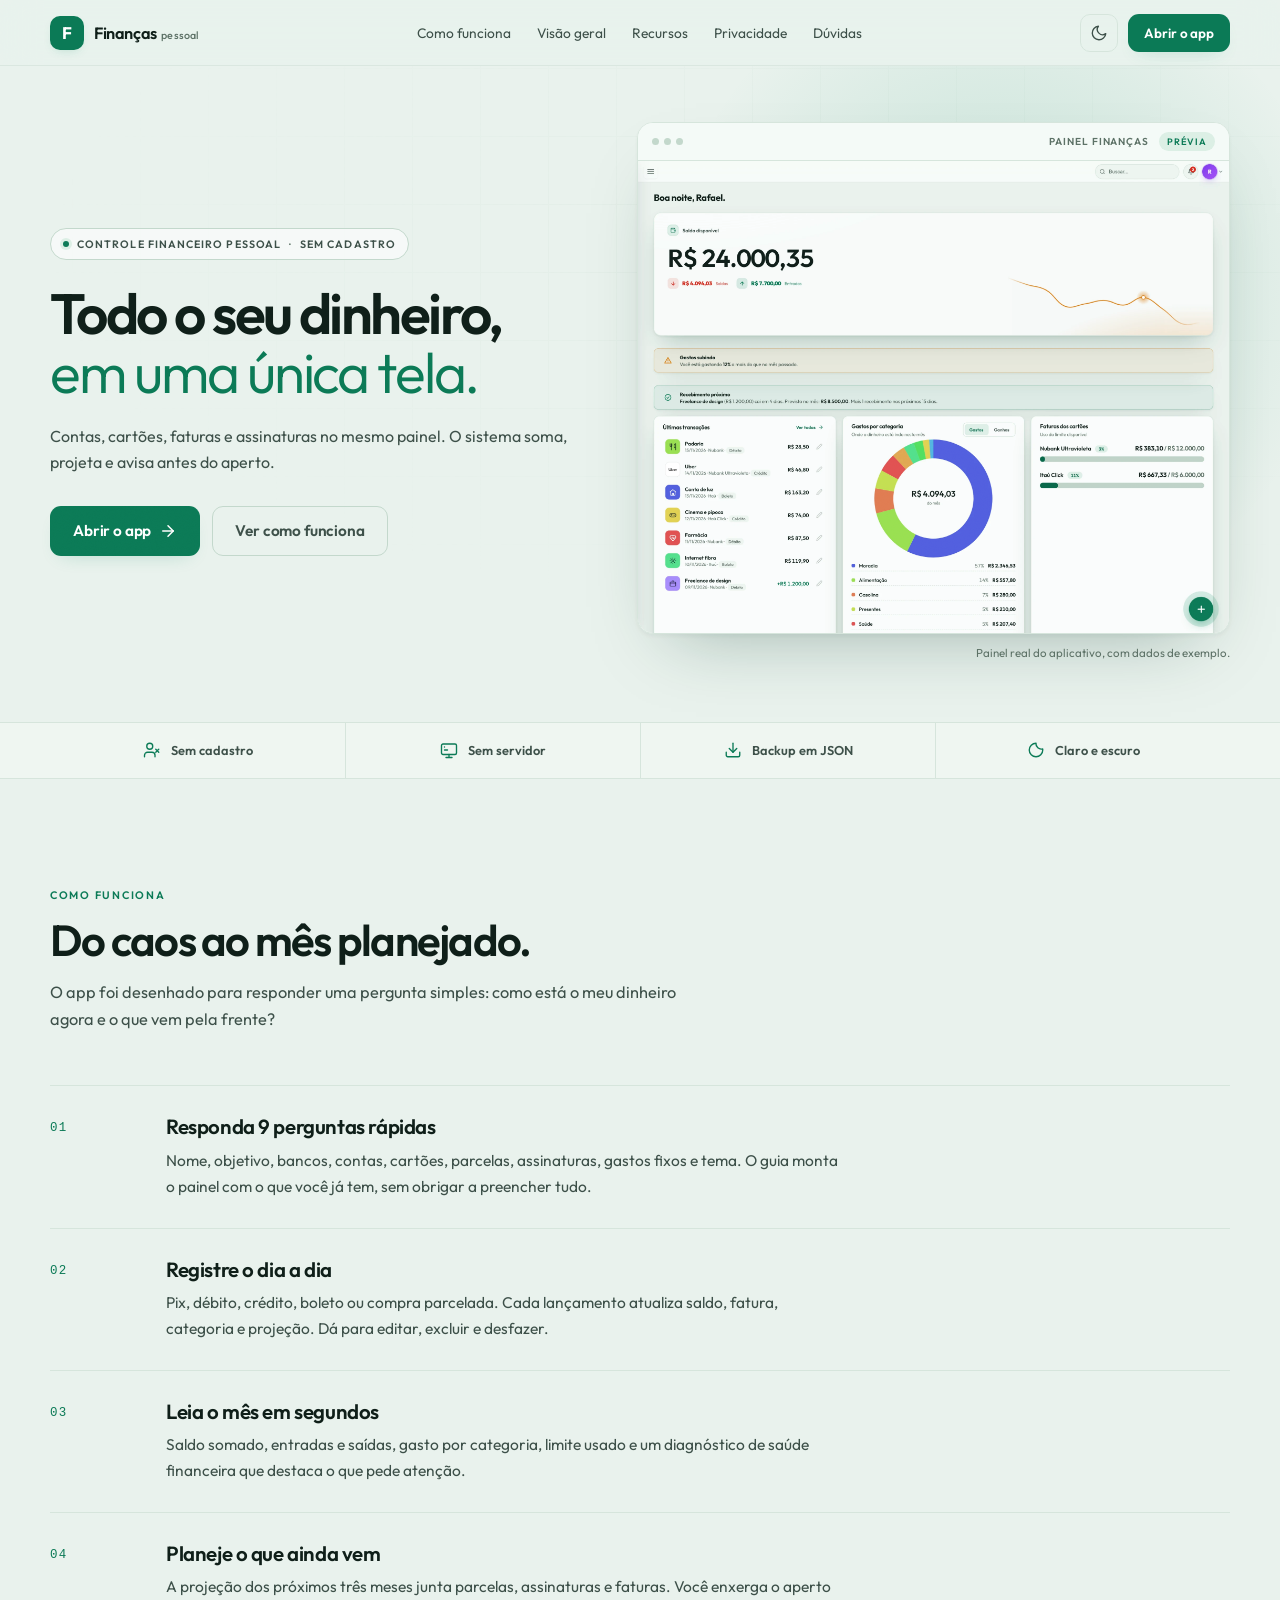
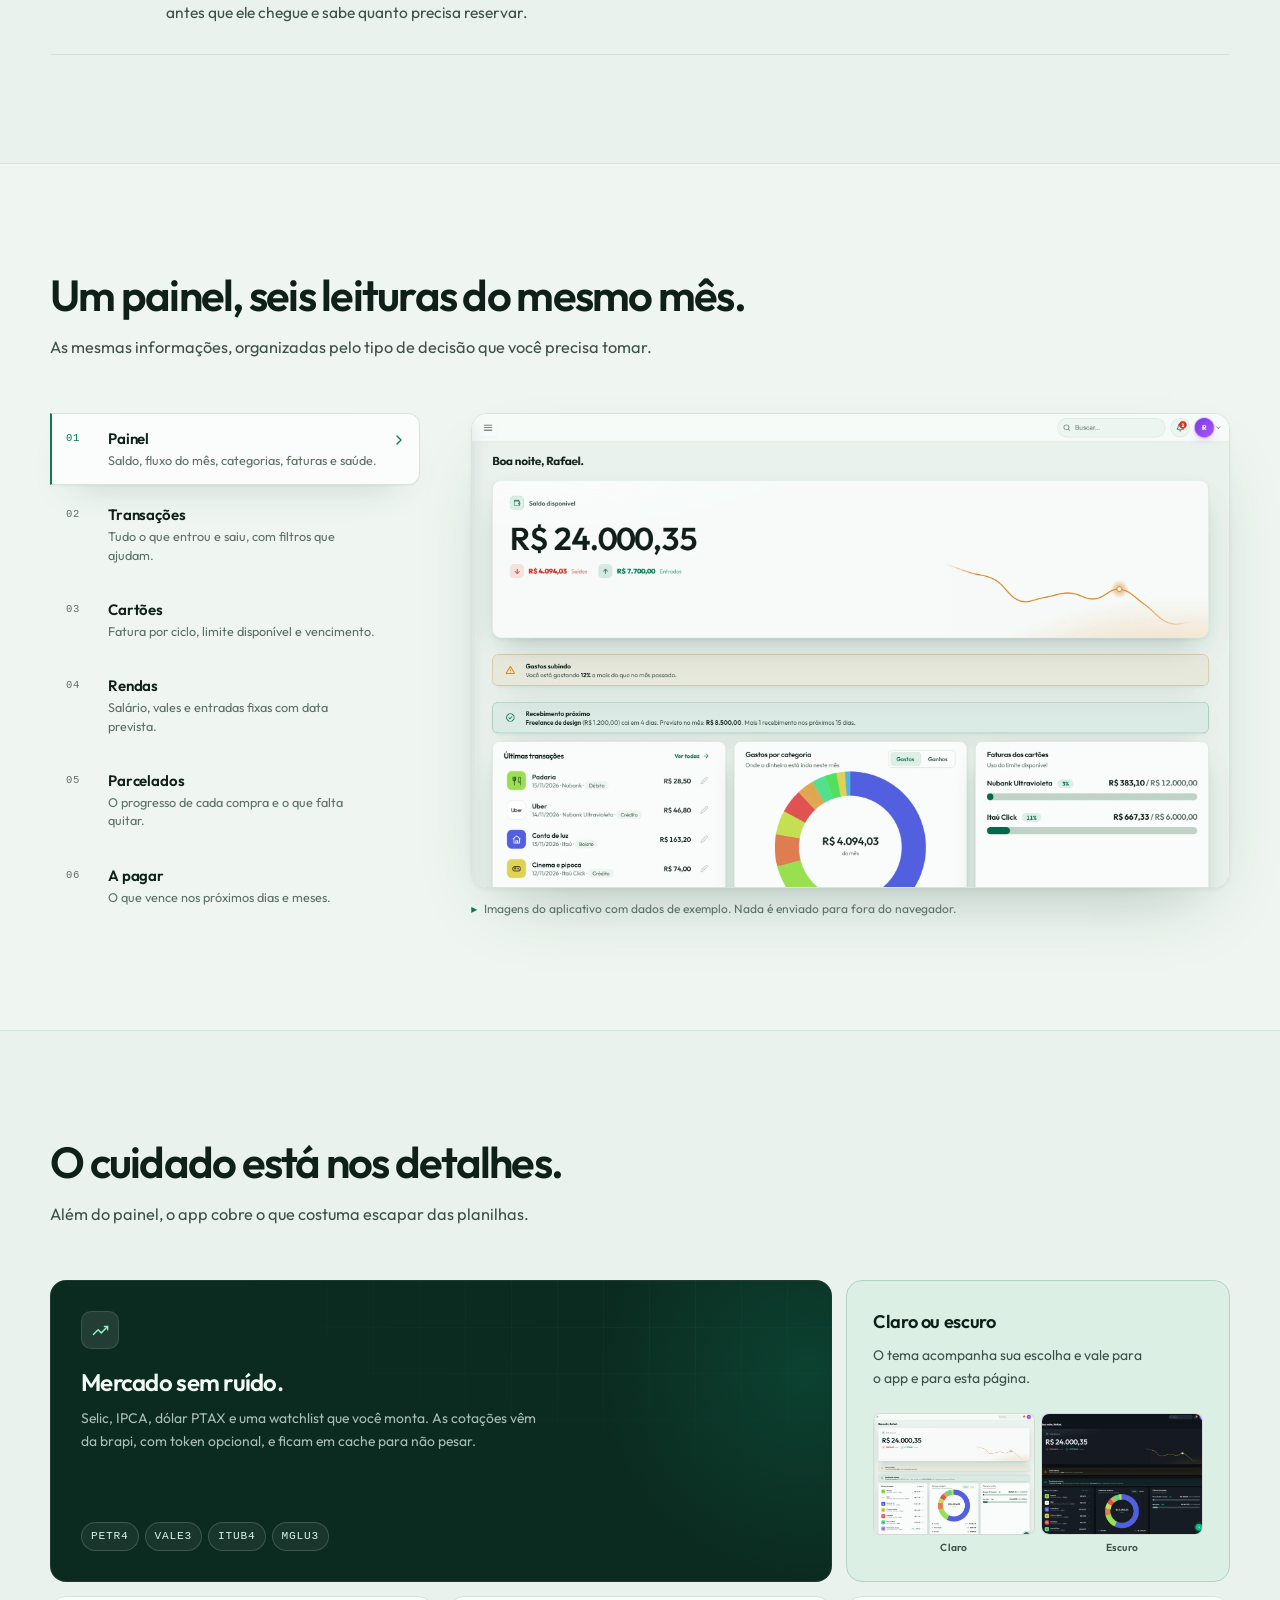
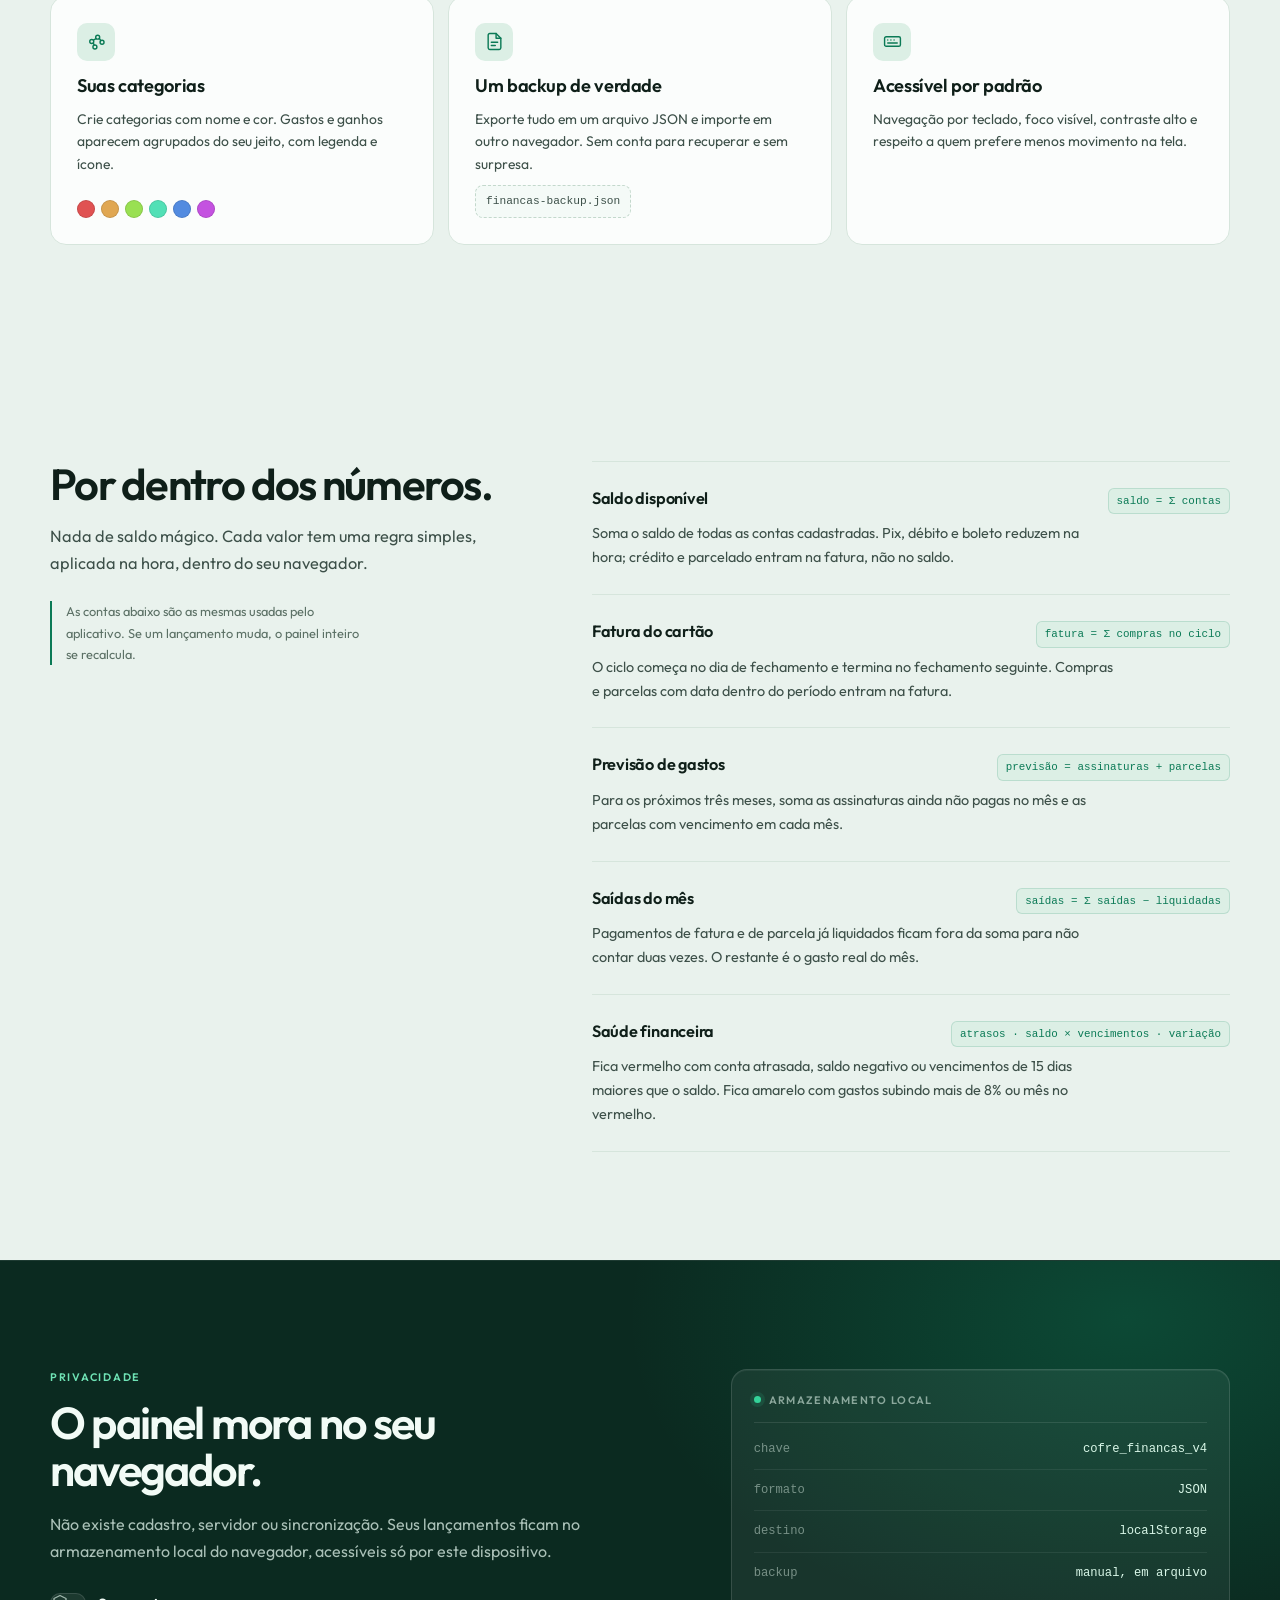
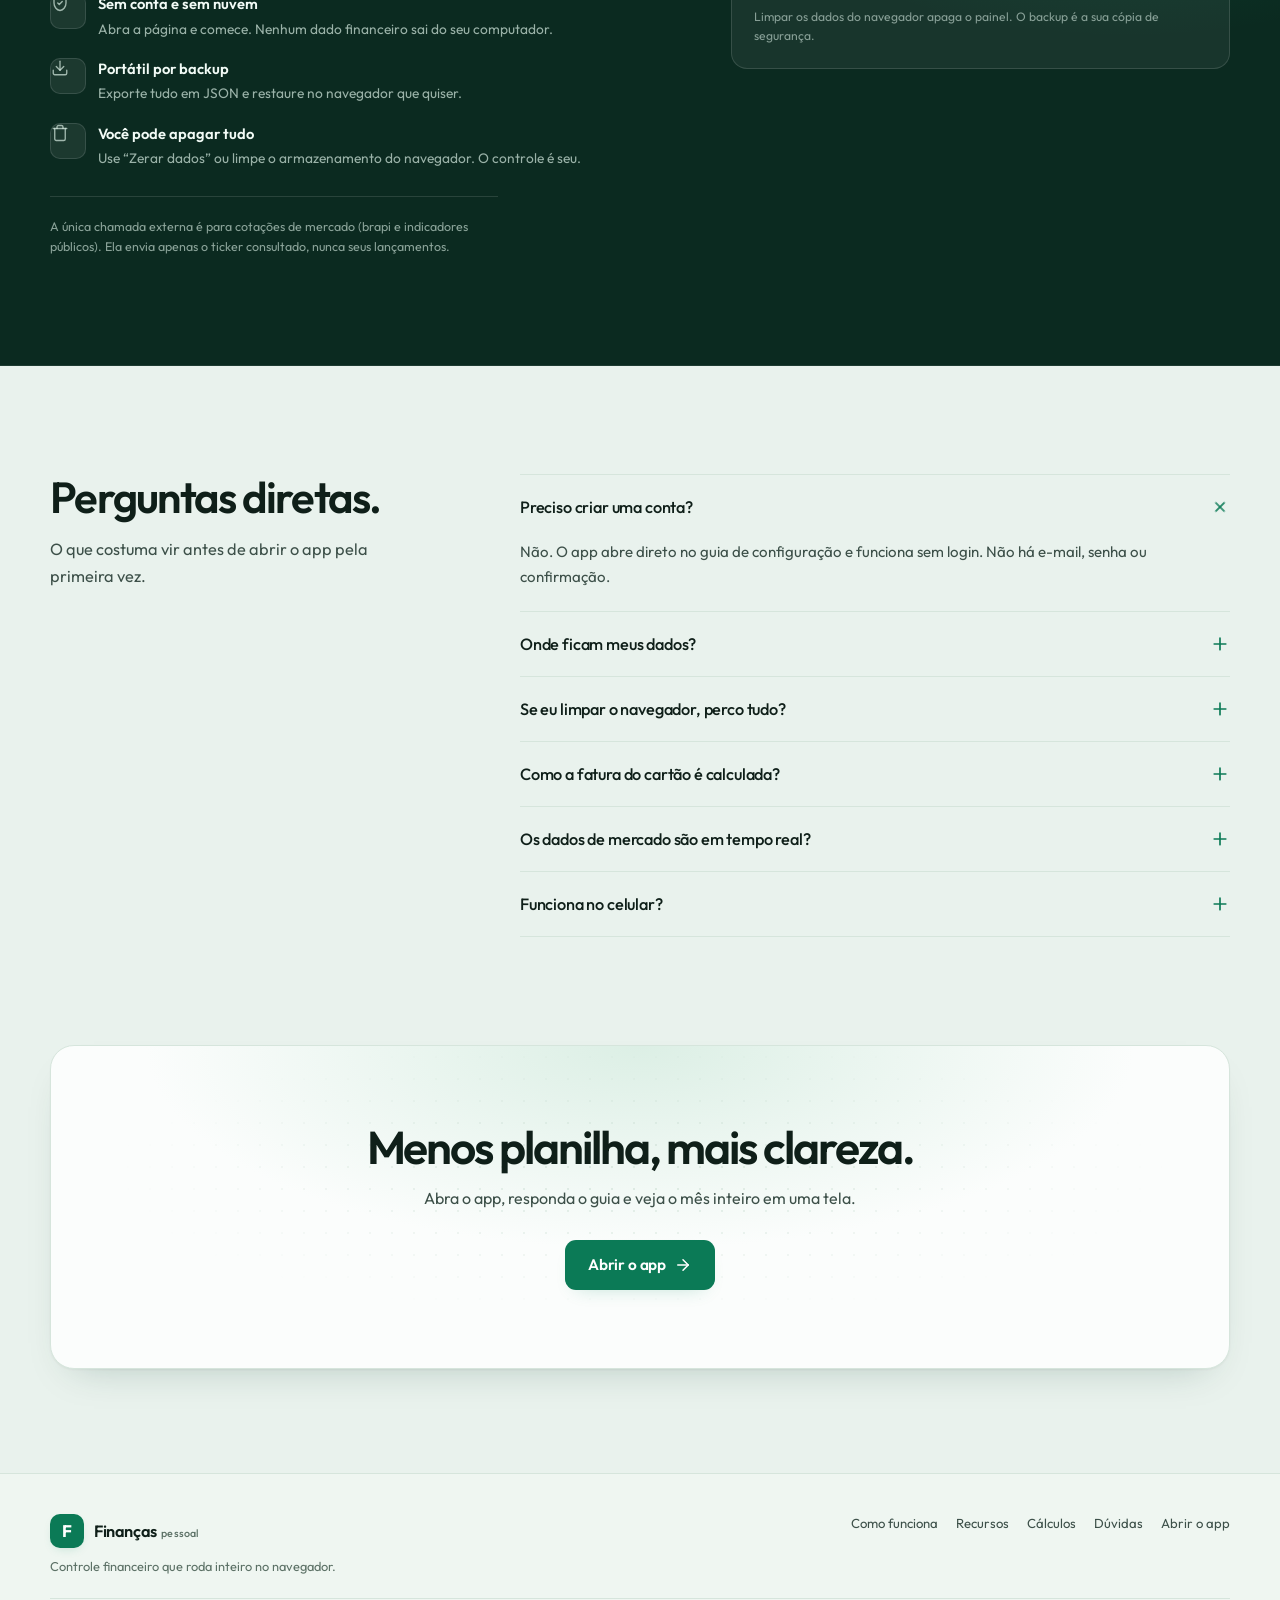
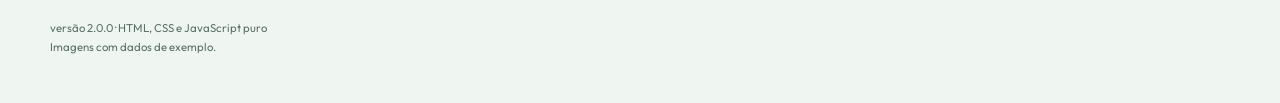
<file: index.html>
<!DOCTYPE html>
<html lang="pt-BR">
<head>
<meta charset="UTF-8">
<meta name="viewport" content="width=device-width, initial-scale=1.0">
<title>Finanças · como funciona o controle financeiro pessoal</title>
<meta name="description" content="Conheça o Finanças: um painel pessoal que reúne contas, cartões, faturas, assinaturas e parcelas, projeta os próximos meses e guarda tudo no seu navegador.">
<meta name="robots" content="noindex, nofollow">
<meta name="color-scheme" content="light dark">
<meta name="theme-color" content="#e9f2ed" media="(prefers-color-scheme: light)">
<meta name="theme-color" content="#0f141a" media="(prefers-color-scheme: dark)">
<meta property="og:type" content="website">
<meta property="og:title" content="Finanças · controle financeiro pessoal">
<meta property="og:description" content="Contas, cartões, faturas e assinaturas em um painel só. Sem cadastro, sem servidor.">
<meta property="og:image" content="assets/dashboard-light.webp">
<link rel="icon" href="data:image/svg+xml,%3Csvg xmlns='http://www.w3.org/2000/svg' viewBox='0 0 32 32'%3E%3Crect width='32' height='32' rx='8' fill='%230b7a56'/%3E%3Ctext x='16' y='23' font-family='Arial,Helvetica,sans-serif' font-size='18' font-weight='700' fill='%23ffffff' text-anchor='middle'%3EF%3C/text%3E%3C/svg%3E">
<link rel="preconnect" href="https://fonts.googleapis.com">
<link rel="preconnect" href="https://fonts.gstatic.com" crossorigin>
<link href="https://fonts.googleapis.com/css2?family=Outfit:wght@300..700&display=swap" rel="stylesheet">
<script>(function(){try{var t=localStorage.getItem('cofre_theme_v1');if(t==='dark')document.documentElement.classList.add('theme-dark');document.documentElement.classList.add('js');}catch(e){document.documentElement.classList.add('js');}})();</script>
<link rel="stylesheet" href="apresentacao.css">
</head>
<body>
<a class="skip-link" href="#mainContent">Pular para o conteúdo</a>

<header class="nav" id="nav">
  <div class="wrap nav-inner">
    <a class="brand" href="#top" aria-label="Finanças, início">
      <span class="brand-mark" aria-hidden="true">F</span>
      <span class="brand-name">Finanças <em>pessoal</em></span>
    </a>

    <nav class="nav-links" aria-label="Seções da página">
      <a href="#como-funciona">Como funciona</a>
      <a href="#tour">Visão geral</a>
      <a href="#recursos">Recursos</a>
      <a href="#seguranca">Privacidade</a>
      <a href="#duvidas">Dúvidas</a>
    </nav>

    <div class="nav-actions">
      <button class="theme-btn" id="themeBtn" type="button" aria-label="Ativar tema escuro" title="Alternar tema">
        <svg class="ico-sun" viewBox="0 0 24 24" fill="none" stroke="currentColor" stroke-width="1.8" stroke-linecap="round" stroke-linejoin="round" aria-hidden="true"><circle cx="12" cy="12" r="4"></circle><path d="M12 2v2M12 20v2M4.93 4.93l1.42 1.42M17.65 17.65l1.42 1.42M2 12h2M20 12h2M4.93 19.07l1.42-1.42M17.65 6.35l1.42-1.42"></path></svg>
        <svg class="ico-moon" viewBox="0 0 24 24" fill="none" stroke="currentColor" stroke-width="1.8" stroke-linecap="round" stroke-linejoin="round" aria-hidden="true"><path d="M21 12.8A9 9 0 1 1 11.2 3a7 7 0 0 0 9.8 9.8Z"></path></svg>
      </button>
      <a class="btn btn-primary btn-sm nav-cta" href="app.html">Abrir o app</a>
      <button class="menu-btn" id="menuBtn" type="button" aria-label="Abrir menu" aria-expanded="false" aria-controls="mobileMenu">
        <svg viewBox="0 0 24 24" fill="none" stroke="currentColor" stroke-width="2" stroke-linecap="round" aria-hidden="true"><path d="M3 6h18M3 12h18M3 18h18"></path></svg>
      </button>
    </div>
  </div>
  <div class="mobile-menu" id="mobileMenu" hidden>
    <nav aria-label="Seções da página (celular)">
      <a href="#como-funciona">Como funciona</a>
      <a href="#tour">Visão geral</a>
      <a href="#recursos">Recursos</a>
      <a href="#seguranca">Privacidade</a>
      <a href="#duvidas">Dúvidas</a>
      <a href="app.html">Abrir o app</a>
    </nav>
  </div>
</header>

<main id="mainContent">
  <section class="hero" id="top">
    <div class="hero-bg" aria-hidden="true">
      <div class="hero-grid"></div>
      <div class="hero-glow"></div>
    </div>
    <div class="wrap hero-grid-wrap">
      <div class="hero-copy">
        <p class="badge" data-reveal><span class="badge-dot" aria-hidden="true"></span>Controle financeiro pessoal<span class="badge-sep" aria-hidden="true">·</span>sem cadastro</p>
        <h1 data-reveal style="--d:60ms"><span class="h1-strong">Todo o seu dinheiro,</span><br><span class="h1-soft">em uma única tela.</span></h1>
        <p class="hero-lede" data-reveal style="--d:120ms">Contas, cartões, faturas e assinaturas no mesmo painel. O sistema soma, projeta e avisa antes do aperto.</p>
        <div class="hero-cta" data-reveal style="--d:180ms">
          <a class="btn btn-primary btn-lg" href="app.html">
            Abrir o app
            <svg class="ico-arrow" viewBox="0 0 24 24" fill="none" stroke="currentColor" stroke-width="2" stroke-linecap="round" stroke-linejoin="round" aria-hidden="true"><path d="M5 12h14"></path><path d="m12 5 7 7-7 7"></path></svg>
          </a>
          <a class="btn btn-ghost btn-lg" href="#como-funciona">Ver como funciona</a>
        </div>
      </div>

      <figure class="hero-art" data-reveal style="--d:140ms">
        <div class="app-frame">
          <div class="app-chrome">
            <span class="chrome-dots" aria-hidden="true"><i></i><i></i><i></i></span>
            <span class="chrome-label">Painel Finanças</span>
            <span class="chrome-tag">prévia</span>
          </div>
          <img src="assets/dashboard-light.webp" width="1500" height="1200" alt="Painel do Finanças mostrando saldo disponível de R$ 24.000,35, saídas e entradas do mês, alerta de gastos, últimas transações, gráfico de gastos por categoria e faturas dos cartões." fetchpriority="high" decoding="async">
        </div>
        <figcaption>Painel real do aplicativo, com dados de exemplo.</figcaption>
      </figure>
    </div>
  </section>

  <section class="promises" aria-label="Princípios do aplicativo">
    <div class="wrap promises-grid">
      <div class="promise">
        <svg viewBox="0 0 24 24" fill="none" stroke="currentColor" stroke-width="1.8" stroke-linecap="round" stroke-linejoin="round" aria-hidden="true"><path d="M16 21v-2a4 4 0 0 0-4-4H6a4 4 0 0 0-4 4v2"></path><circle cx="9" cy="7" r="4"></circle><path d="m17 11 4 4M21 11l-4 4"></path></svg>
        <span>Sem cadastro</span>
      </div>
      <div class="promise">
        <svg viewBox="0 0 24 24" fill="none" stroke="currentColor" stroke-width="1.8" stroke-linecap="round" stroke-linejoin="round" aria-hidden="true"><rect x="2" y="4" width="20" height="14" rx="2"></rect><path d="M8 22h8M12 18v4M6 8h.01M6 12h4"></path></svg>
        <span>Sem servidor</span>
      </div>
      <div class="promise">
        <svg viewBox="0 0 24 24" fill="none" stroke="currentColor" stroke-width="1.8" stroke-linecap="round" stroke-linejoin="round" aria-hidden="true"><path d="M21 15v4a2 2 0 0 1-2 2H5a2 2 0 0 1-2-2v-4"></path><path d="M7 10l5 5 5-5"></path><path d="M12 15V3"></path></svg>
        <span>Backup em JSON</span>
      </div>
      <div class="promise">
        <svg viewBox="0 0 24 24" fill="none" stroke="currentColor" stroke-width="1.8" stroke-linecap="round" stroke-linejoin="round" aria-hidden="true"><path d="M12 3a9 9 0 1 0 9 9c0-.5 0-1-.1-1.5A7 7 0 0 1 12 3Z"></path></svg>
        <span>Claro e escuro</span>
      </div>
    </div>
  </section>

  <section class="section" id="como-funciona">
    <div class="wrap">
      <div class="section-head">
        <p class="kicker">Como funciona</p>
        <h2>Do caos ao mês planejado.</h2>
        <p class="section-lede">O app foi desenhado para responder uma pergunta simples: como está o meu dinheiro agora e o que vem pela frente?</p>
      </div>

      <ol class="steps">
        <li data-reveal>
          <span class="step-index">01</span>
          <div class="step-body">
            <h3>Responda 9 perguntas rápidas</h3>
            <p>Nome, objetivo, bancos, contas, cartões, parcelas, assinaturas, gastos fixos e tema. O guia monta o painel com o que você já tem, sem obrigar a preencher tudo.</p>
          </div>
        </li>
        <li data-reveal>
          <span class="step-index">02</span>
          <div class="step-body">
            <h3>Registre o dia a dia</h3>
            <p>Pix, débito, crédito, boleto ou compra parcelada. Cada lançamento atualiza saldo, fatura, categoria e projeção. Dá para editar, excluir e desfazer.</p>
          </div>
        </li>
        <li data-reveal>
          <span class="step-index">03</span>
          <div class="step-body">
            <h3>Leia o mês em segundos</h3>
            <p>Saldo somado, entradas e saídas, gasto por categoria, limite usado e um diagnóstico de saúde financeira que destaca o que pede atenção.</p>
          </div>
        </li>
        <li data-reveal>
          <span class="step-index">04</span>
          <div class="step-body">
            <h3>Planeje o que ainda vem</h3>
            <p>A projeção dos próximos três meses junta parcelas, assinaturas e faturas. Você enxerga o aperto antes que ele chegue e sabe quanto precisa reservar.</p>
          </div>
        </li>
      </ol>
    </div>
  </section>

  <section class="section tour" id="tour" aria-labelledby="tour-title">
    <div class="wrap">
      <div class="section-head">
        <h2 id="tour-title">Um painel, seis leituras do mesmo mês.</h2>
        <p class="section-lede">As mesmas informações, organizadas pelo tipo de decisão que você precisa tomar.</p>
      </div>

      <div class="tour-grid">
        <div class="tour-rail" role="tablist" aria-label="Áreas do aplicativo" aria-orientation="vertical">
          <button class="tour-tab is-active" id="tab-painel" type="button" role="tab" aria-selected="true" aria-controls="panel-painel" tabindex="0">
            <span class="tt-num">01</span>
            <span class="tt-text"><span class="tt-name">Painel</span><span class="tt-desc">Saldo, fluxo do mês, categorias, faturas e saúde.</span></span>
            <svg class="tt-arrow" viewBox="0 0 24 24" fill="none" stroke="currentColor" stroke-width="2" stroke-linecap="round" stroke-linejoin="round" aria-hidden="true"><path d="m9 18 6-6-6-6"></path></svg>
          </button>
          <button class="tour-tab" id="tab-transacoes" type="button" role="tab" aria-selected="false" aria-controls="panel-transacoes" tabindex="-1">
            <span class="tt-num">02</span>
            <span class="tt-text"><span class="tt-name">Transações</span><span class="tt-desc">Tudo o que entrou e saiu, com filtros que ajudam.</span></span>
            <svg class="tt-arrow" viewBox="0 0 24 24" fill="none" stroke="currentColor" stroke-width="2" stroke-linecap="round" stroke-linejoin="round" aria-hidden="true"><path d="m9 18 6-6-6-6"></path></svg>
          </button>
          <button class="tour-tab" id="tab-cartoes" type="button" role="tab" aria-selected="false" aria-controls="panel-cartoes" tabindex="-1">
            <span class="tt-num">03</span>
            <span class="tt-text"><span class="tt-name">Cartões</span><span class="tt-desc">Fatura por ciclo, limite disponível e vencimento.</span></span>
            <svg class="tt-arrow" viewBox="0 0 24 24" fill="none" stroke="currentColor" stroke-width="2" stroke-linecap="round" stroke-linejoin="round" aria-hidden="true"><path d="m9 18 6-6-6-6"></path></svg>
          </button>
          <button class="tour-tab" id="tab-rendas" type="button" role="tab" aria-selected="false" aria-controls="panel-rendas" tabindex="-1">
            <span class="tt-num">04</span>
            <span class="tt-text"><span class="tt-name">Rendas</span><span class="tt-desc">Salário, vales e entradas fixas com data prevista.</span></span>
            <svg class="tt-arrow" viewBox="0 0 24 24" fill="none" stroke="currentColor" stroke-width="2" stroke-linecap="round" stroke-linejoin="round" aria-hidden="true"><path d="m9 18 6-6-6-6"></path></svg>
          </button>
          <button class="tour-tab" id="tab-parcelados" type="button" role="tab" aria-selected="false" aria-controls="panel-parcelados" tabindex="-1">
            <span class="tt-num">05</span>
            <span class="tt-text"><span class="tt-name">Parcelados</span><span class="tt-desc">O progresso de cada compra e o que falta quitar.</span></span>
            <svg class="tt-arrow" viewBox="0 0 24 24" fill="none" stroke="currentColor" stroke-width="2" stroke-linecap="round" stroke-linejoin="round" aria-hidden="true"><path d="m9 18 6-6-6-6"></path></svg>
          </button>
          <button class="tour-tab" id="tab-apagar" type="button" role="tab" aria-selected="false" aria-controls="panel-apagar" tabindex="-1">
            <span class="tt-num">06</span>
            <span class="tt-text"><span class="tt-name">A pagar</span><span class="tt-desc">O que vence nos próximos dias e meses.</span></span>
            <svg class="tt-arrow" viewBox="0 0 24 24" fill="none" stroke="currentColor" stroke-width="2" stroke-linecap="round" stroke-linejoin="round" aria-hidden="true"><path d="m9 18 6-6-6-6"></path></svg>
          </button>
        </div>

        <div class="tour-stage">
          <div class="stage-frame" id="tourStage">
            <figure class="tour-panel" id="panel-painel" role="tabpanel" aria-labelledby="tab-painel" tabindex="0">
              <img src="assets/dashboard-light.webp" width="1500" height="1200" alt="Tela do painel com saldo de R$ 24.000,35, saídas de R$ 4.094,03, entradas de R$ 7.700, últimas transações e gráfico de gastos por categoria." decoding="async">
            </figure>
            <figure class="tour-panel" id="panel-transacoes" role="tabpanel" aria-labelledby="tab-transacoes" tabindex="0" hidden>
              <img src="assets/transacoes.webp" width="1500" height="1060" alt="Tela de transações com filtros por descrição, categoria, tipo, conta e mês, e uma tabela de lançamentos." loading="lazy" decoding="async">
            </figure>
            <figure class="tour-panel" id="panel-cartoes" role="tabpanel" aria-labelledby="tab-cartoes" tabindex="0" hidden>
              <img src="assets/cartoes.webp" width="1500" height="1060" alt="Tela de cartões com dois cartões, resumo de limite utilizado e lista de faturas em aberto." loading="lazy" decoding="async">
            </figure>
            <figure class="tour-panel" id="panel-rendas" role="tabpanel" aria-labelledby="tab-rendas" tabindex="0" hidden>
              <img src="assets/rendas.webp" width="1500" height="1200" alt="Tela de rendas com previsão mensal de R$ 8.500, salário, vale alimentação e freelance com as próximas datas de recebimento." loading="lazy" decoding="async">
            </figure>
            <figure class="tour-panel" id="panel-parcelados" role="tabpanel" aria-labelledby="tab-parcelados" tabindex="0" hidden>
              <img src="assets/parcelados.webp" width="1500" height="1060" alt="Tela de compras parceladas com o iPhone 15 em 4 de 10 parcelas e o sofá retrátil em 2 de 6, com valores e botões para pagar o mês." loading="lazy" decoding="async">
            </figure>
            <figure class="tour-panel" id="panel-apagar" role="tabpanel" aria-labelledby="tab-apagar" tabindex="0" hidden>
              <img src="assets/apagar.webp" width="1500" height="1060" alt="Tela a pagar com a projeção de contas dos próximos meses, incluindo parcelas, faturas e assinaturas." loading="lazy" decoding="async">
            </figure>
          </div>
          <p class="stage-note"><span aria-hidden="true">▸</span> Imagens do aplicativo com dados de exemplo. Nada é enviado para fora do navegador.</p>
        </div>
      </div>
    </div>
  </section>

  <section class="section details" id="recursos">
    <div class="wrap">
      <div class="section-head">
        <h2>O cuidado está nos detalhes.</h2>
        <p class="section-lede">Além do painel, o app cobre o que costuma escapar das planilhas.</p>
      </div>

      <div class="bento">
        <article class="cell cell-market" data-reveal>
          <span class="cell-icon cell-icon-light" aria-hidden="true">
            <svg viewBox="0 0 24 24" fill="none" stroke="currentColor" stroke-width="1.8" stroke-linecap="round" stroke-linejoin="round"><path d="M3 17l6-6 4 4 8-8"></path><path d="M17 7h4v4"></path></svg>
          </span>
          <h3>Mercado sem ruído.</h3>
          <p>Selic, IPCA, dólar PTAX e uma watchlist que você monta. As cotações vêm da brapi, com token opcional, e ficam em cache para não pesar.</p>
          <div class="ticker-row" aria-label="Exemplos de ativos disponíveis na watchlist">
            <span>PETR4</span><span>VALE3</span><span>ITUB4</span><span>MGLU3</span>
          </div>
        </article>

        <article class="cell cell-theme" data-reveal>
          <h3>Claro ou escuro</h3>
          <p>O tema acompanha sua escolha e vale para o app e para esta página.</p>
          <div class="theme-thumbs">
            <figure>
              <img src="assets/dashboard-light.webp" width="1500" height="1200" alt="Prévia do painel no tema claro." loading="lazy" decoding="async">
              <figcaption>Claro</figcaption>
            </figure>
            <figure>
              <img src="assets/dashboard-dark.webp" width="1500" height="1200" alt="Prévia do painel no tema escuro." loading="lazy" decoding="async">
              <figcaption>Escuro</figcaption>
            </figure>
          </div>
        </article>

        <article class="cell" data-reveal>
          <span class="cell-icon" aria-hidden="true">
            <svg viewBox="0 0 24 24" fill="none" stroke="currentColor" stroke-width="1.8" stroke-linecap="round" stroke-linejoin="round"><circle cx="13.5" cy="6.5" r="2.5"></circle><circle cx="19" cy="13" r="2.5"></circle><circle cx="6" cy="12" r="2.5"></circle><circle cx="10" cy="19" r="2.5"></circle><path d="M11.5 8.5 8.5 10M15.5 8l2 3M8 14l1 2.5"></path></svg>
          </span>
          <h3>Suas categorias</h3>
          <p>Crie categorias com nome e cor. Gastos e ganhos aparecem agrupados do seu jeito, com legenda e ícone.</p>
          <div class="swatches" aria-hidden="true"><i style="--c:#E05252"></i><i style="--c:#E0A752"></i><i style="--c:#99E052"></i><i style="--c:#52E0B6"></i><i style="--c:#528BE0"></i><i style="--c:#C452E0"></i></div>
        </article>

        <article class="cell" data-reveal>
          <span class="cell-icon" aria-hidden="true">
            <svg viewBox="0 0 24 24" fill="none" stroke="currentColor" stroke-width="1.8" stroke-linecap="round" stroke-linejoin="round"><path d="M14 2H6a2 2 0 0 0-2 2v16a2 2 0 0 0 2 2h12a2 2 0 0 0 2-2V8z"></path><path d="M14 2v6h6"></path><path d="M8 13h8M8 17h5"></path></svg>
          </span>
          <h3>Um backup de verdade</h3>
          <p>Exporte tudo em um arquivo JSON e importe em outro navegador. Sem conta para recuperar e sem surpresa.</p>
          <span class="file-chip">financas-backup.json</span>
        </article>

        <article class="cell" data-reveal>
          <span class="cell-icon" aria-hidden="true">
            <svg viewBox="0 0 24 24" fill="none" stroke="currentColor" stroke-width="1.8" stroke-linecap="round" stroke-linejoin="round"><rect x="2" y="6" width="20" height="12" rx="2"></rect><path d="M6 10h.01M10 10h.01M14 10h.01M6 14h12"></path></svg>
          </span>
          <h3>Acessível por padrão</h3>
          <p>Navegação por teclado, foco visível, contraste alto e respeito a quem prefere menos movimento na tela.</p>
        </article>
      </div>
    </div>
  </section>

  <section class="section calc" id="calculos">
    <div class="wrap calc-grid">
      <div class="calc-intro">
        <h2>Por dentro dos números.</h2>
        <p class="section-lede">Nada de saldo mágico. Cada valor tem uma regra simples, aplicada na hora, dentro do seu navegador.</p>
        <p class="calc-note">As contas abaixo são as mesmas usadas pelo aplicativo. Se um lançamento muda, o painel inteiro se recalcula.</p>
      </div>

      <div class="calc-list">
        <article class="calc-row" data-reveal>
          <div class="calc-head"><h3>Saldo disponível</h3><code>saldo = Σ contas</code></div>
          <p>Soma o saldo de todas as contas cadastradas. Pix, débito e boleto reduzem na hora; crédito e parcelado entram na fatura, não no saldo.</p>
        </article>
        <article class="calc-row" data-reveal>
          <div class="calc-head"><h3>Fatura do cartão</h3><code>fatura = Σ compras no ciclo</code></div>
          <p>O ciclo começa no dia de fechamento e termina no fechamento seguinte. Compras e parcelas com data dentro do período entram na fatura.</p>
        </article>
        <article class="calc-row" data-reveal>
          <div class="calc-head"><h3>Previsão de gastos</h3><code>previsão = assinaturas + parcelas</code></div>
          <p>Para os próximos três meses, soma as assinaturas ainda não pagas no mês e as parcelas com vencimento em cada mês.</p>
        </article>
        <article class="calc-row" data-reveal>
          <div class="calc-head"><h3>Saídas do mês</h3><code>saídas = Σ saídas − liquidadas</code></div>
          <p>Pagamentos de fatura e de parcela já liquidados ficam fora da soma para não contar duas vezes. O restante é o gasto real do mês.</p>
        </article>
        <article class="calc-row" data-reveal>
          <div class="calc-head"><h3>Saúde financeira</h3><code>atrasos · saldo × vencimentos · variação</code></div>
          <p>Fica vermelho com conta atrasada, saldo negativo ou vencimentos de 15 dias maiores que o saldo. Fica amarelo com gastos subindo mais de 8% ou mês no vermelho.</p>
        </article>
      </div>
    </div>
  </section>

  <section class="privacy" id="seguranca">
    <div class="wrap privacy-grid">
      <div>
        <p class="kicker kicker-light">Privacidade</p>
        <h2>O painel mora no seu navegador.</h2>
        <p class="privacy-lede">Não existe cadastro, servidor ou sincronização. Seus lançamentos ficam no armazenamento local do navegador, acessíveis só por este dispositivo.</p>
        <ul class="priv-points">
          <li>
            <span class="priv-ico" aria-hidden="true"><svg viewBox="0 0 24 24" fill="none" stroke="currentColor" stroke-width="1.8" stroke-linecap="round" stroke-linejoin="round"><path d="M12 2 4 6v6c0 5 3.4 9.4 8 10 4.6-.6 8-5 8-10V6z"></path><path d="m9 12 2 2 4-4"></path></svg></span>
            <div><strong>Sem conta e sem nuvem</strong><span>Abra a página e comece. Nenhum dado financeiro sai do seu computador.</span></div>
          </li>
          <li>
            <span class="priv-ico" aria-hidden="true"><svg viewBox="0 0 24 24" fill="none" stroke="currentColor" stroke-width="1.8" stroke-linecap="round" stroke-linejoin="round"><path d="M21 15v4a2 2 0 0 1-2 2H5a2 2 0 0 1-2-2v-4"></path><path d="M7 10l5 5 5-5"></path><path d="M12 15V3"></path></svg></span>
            <div><strong>Portátil por backup</strong><span>Exporte tudo em JSON e restaure no navegador que quiser.</span></div>
          </li>
          <li>
            <span class="priv-ico" aria-hidden="true"><svg viewBox="0 0 24 24" fill="none" stroke="currentColor" stroke-width="1.8" stroke-linecap="round" stroke-linejoin="round"><path d="M3 6h18"></path><path d="M8 6V4a2 2 0 0 1 2-2h4a2 2 0 0 1 2 2v2"></path><path d="M19 6v14a2 2 0 0 1-2 2H7a2 2 0 0 1-2-2V6"></path></svg></span>
            <div><strong>Você pode apagar tudo</strong><span>Use “Zerar dados” ou limpe o armazenamento do navegador. O controle é seu.</span></div>
          </li>
        </ul>
        <p class="privacy-note">A única chamada externa é para cotações de mercado (brapi e indicadores públicos). Ela envia apenas o ticker consultado, nunca seus lançamentos.</p>
      </div>

      <aside class="code-card" aria-label="Como os dados são armazenados">
        <div class="code-head"><span class="code-dot" aria-hidden="true"></span><span>armazenamento local</span></div>
        <dl>
          <div><dt>chave</dt><dd>cofre_financas_v4</dd></div>
          <div><dt>formato</dt><dd>JSON</dd></div>
          <div><dt>destino</dt><dd>localStorage</dd></div>
          <div><dt>backup</dt><dd>manual, em arquivo</dd></div>
        </dl>
        <p class="code-foot">Limpar os dados do navegador apaga o painel. O backup é a sua cópia de segurança.</p>
      </aside>
    </div>
  </section>

  <section class="section faq" id="duvidas">
    <div class="wrap faq-grid">
      <div class="faq-intro">
        <h2>Perguntas diretas.</h2>
        <p class="section-lede">O que costuma vir antes de abrir o app pela primeira vez.</p>
      </div>

      <div class="faq-list" id="faqList">
        <div class="faq-item is-open">
          <button class="faq-q" type="button" aria-expanded="true" aria-controls="faq-a-1" id="faq-q-1">
            <span>Preciso criar uma conta?</span>
            <svg class="faq-plus" viewBox="0 0 24 24" fill="none" stroke="currentColor" stroke-width="2" stroke-linecap="round" aria-hidden="true"><path d="M12 5v14M5 12h14"></path></svg>
          </button>
          <div class="faq-a" id="faq-a-1" role="region" aria-labelledby="faq-q-1" aria-hidden="false"><div><p>Não. O app abre direto no guia de configuração e funciona sem login. Não há e-mail, senha ou confirmação.</p></div></div>
        </div>

        <div class="faq-item">
          <button class="faq-q" type="button" aria-expanded="false" aria-controls="faq-a-2" id="faq-q-2">
            <span>Onde ficam meus dados?</span>
            <svg class="faq-plus" viewBox="0 0 24 24" fill="none" stroke="currentColor" stroke-width="2" stroke-linecap="round" aria-hidden="true"><path d="M12 5v14M5 12h14"></path></svg>
          </button>
          <div class="faq-a" id="faq-a-2" role="region" aria-labelledby="faq-q-2" aria-hidden="false" hidden><div><p>No armazenamento local do navegador que você está usando, em uma chave chamada <code>cofre_financas_v4</code>. Nenhuma informação financeira é enviada para servidores.</p></div></div>
        </div>

        <div class="faq-item">
          <button class="faq-q" type="button" aria-expanded="false" aria-controls="faq-a-3" id="faq-q-3">
            <span>Se eu limpar o navegador, perco tudo?</span>
            <svg class="faq-plus" viewBox="0 0 24 24" fill="none" stroke="currentColor" stroke-width="2" stroke-linecap="round" aria-hidden="true"><path d="M12 5v14M5 12h14"></path></svg>
          </button>
          <div class="faq-a" id="faq-a-3" role="region" aria-labelledby="faq-q-3" aria-hidden="false" hidden><div><p>Sim. Os dados vivem no navegador. Antes de limpar, abra as configurações do app e exporte um backup. Depois, use “Importar backup” para restaurar.</p></div></div>
        </div>

        <div class="faq-item">
          <button class="faq-q" type="button" aria-expanded="false" aria-controls="faq-a-4" id="faq-q-4">
            <span>Como a fatura do cartão é calculada?</span>
            <svg class="faq-plus" viewBox="0 0 24 24" fill="none" stroke="currentColor" stroke-width="2" stroke-linecap="round" aria-hidden="true"><path d="M12 5v14M5 12h14"></path></svg>
          </button>
          <div class="faq-a" id="faq-a-4" role="region" aria-labelledby="faq-q-4" aria-hidden="false" hidden><div><p>Pelo ciclo real do cartão, entre o dia de fechamento atual e o próximo. Compras no crédito e parcelas com data dentro desse intervalo entram na fatura. O limite disponível é o limite total menos esse valor.</p></div></div>
        </div>

        <div class="faq-item">
          <button class="faq-q" type="button" aria-expanded="false" aria-controls="faq-a-5" id="faq-q-5">
            <span>Os dados de mercado são em tempo real?</span>
            <svg class="faq-plus" viewBox="0 0 24 24" fill="none" stroke="currentColor" stroke-width="2" stroke-linecap="round" aria-hidden="true"><path d="M12 5v14M5 12h14"></path></svg>
          </button>
          <div class="faq-a" id="faq-a-5" role="region" aria-labelledby="faq-q-5" aria-hidden="false" hidden><div><p>Selic, IPCA e dólar PTAX vêm de fontes públicas e ficam em cache por algumas horas. As ações usam a brapi, com cache de 30 minutos e sandbox gratuito para alguns tickers. Você pode informar um token próprio.</p></div></div>
        </div>

        <div class="faq-item">
          <button class="faq-q" type="button" aria-expanded="false" aria-controls="faq-a-6" id="faq-q-6">
            <span>Funciona no celular?</span>
            <svg class="faq-plus" viewBox="0 0 24 24" fill="none" stroke="currentColor" stroke-width="2" stroke-linecap="round" aria-hidden="true"><path d="M12 5v14M5 12h14"></path></svg>
          </button>
          <div class="faq-a" id="faq-a-6" role="region" aria-labelledby="faq-q-6" aria-hidden="false" hidden><div><p>Sim. O layout se adapta a telas pequenas, com menu lateral deslizante, tabelas roláveis e formulários em uma coluna. O mesmo backup serve para trocar de dispositivo.</p></div></div>
        </div>
      </div>
    </div>
  </section>

  <section class="final">
    <div class="wrap">
      <div class="final-card" data-reveal>
        <h2>Menos planilha, mais clareza.</h2>
        <p>Abra o app, responda o guia e veja o mês inteiro em uma tela.</p>
        <a class="btn btn-primary btn-lg" href="app.html">
          Abrir o app
          <svg class="ico-arrow" viewBox="0 0 24 24" fill="none" stroke="currentColor" stroke-width="2" stroke-linecap="round" stroke-linejoin="round" aria-hidden="true"><path d="M5 12h14"></path><path d="m12 5 7 7-7 7"></path></svg>
        </a>
      </div>
    </div>
  </section>
</main>

<footer class="footer">
  <div class="wrap footer-inner">
    <div class="footer-brand">
      <a class="brand" href="#top" aria-label="Finanças, voltar ao topo">
        <span class="brand-mark" aria-hidden="true">F</span>
        <span class="brand-name">Finanças <em>pessoal</em></span>
      </a>
      <p>Controle financeiro que roda inteiro no navegador.</p>
    </div>
    <nav class="footer-links" aria-label="Links do rodapé">
      <a href="#como-funciona">Como funciona</a>
      <a href="#recursos">Recursos</a>
      <a href="#calculos">Cálculos</a>
      <a href="#duvidas">Dúvidas</a>
      <a href="app.html">Abrir o app</a>
    </nav>
    <p class="footer-meta">versão 2.0.0 · HTML, CSS e JavaScript puro<br>Imagens com dados de exemplo.</p>
  </div>
</footer>

<script src="apresentacao.js"></script>
</body>
</html>
</file>
<file: apresentacao.css>
:root{
  --font:'Outfit','Inter',system-ui,-apple-system,'Segoe UI',sans-serif;
  --mono:ui-monospace,SFMono-Regular,'SF Mono',Menlo,Consolas,monospace;
  --bg:#e9f2ed;
  --bg-soft:#eff6f1;
  --panel:#fbfdfc;
  --panel-2:#f4faf7;
  --ink:#0f1f19;
  --ink-2:#3d5049;
  --ink-3:#5c7166;
  --line:#d6e5dc;
  --line-2:#c3d8cc;
  --accent:#0b7a56;
  --accent-2:#0e8f66;
  --accent-soft:#dcefe5;
  --accent-glow:rgba(14,143,102,.32);
  --deep:#0b2a20;
  --on-accent:#ffffff;
  --danger:#c2410c;
  --radius:16px;
  --shadow:0 1px 2px rgba(12,58,45,.05),0 18px 40px -24px rgba(12,58,45,.28);
  --shadow-soft:0 2px 4px rgba(12,58,45,.05),0 32px 70px -34px rgba(12,58,45,.34);
  --ring:rgba(11,122,86,.4);
  --wrap:1180px;
}
.theme-dark{
  color-scheme:dark;
  --bg:#0f141a;
  --bg-soft:#131a21;
  --panel:#161c23;
  --panel-2:#1a222c;
  --ink:#e6e9ef;
  --ink-2:#a4acb7;
  --ink-3:#7d8794;
  --line:#242d37;
  --line-2:#3a4552;
  --accent:#10b981;
  --accent-2:#34d399;
  --accent-soft:rgba(16,185,129,.14);
  --accent-glow:rgba(16,185,129,.28);
  --deep:#0a1a14;
  --on-accent:#052e22;
  --danger:#f87171;
  --shadow:0 1px 2px rgba(0,0,0,.3),0 18px 40px -24px rgba(0,0,0,.55);
  --shadow-soft:0 2px 5px rgba(0,0,0,.4),0 32px 70px -34px rgba(0,0,0,.7);
  --ring:rgba(16,185,129,.45);
}

*,*::before,*::after{box-sizing:border-box;}
html{scroll-behavior:smooth;scroll-padding-top:84px;}
body{
  margin:0;padding-top:66px;
  background:var(--bg);color:var(--ink);
  font-family:var(--font);font-size:16px;line-height:1.5;
  -webkit-font-smoothing:antialiased;text-rendering:optimizeLegibility;
  overflow-x:hidden;
}
body::before{
  content:"";position:fixed;inset:0;pointer-events:none;z-index:8;opacity:.028;
  background-image:url("data:image/svg+xml,%3Csvg xmlns='http://www.w3.org/2000/svg' width='120' height='120'%3E%3Cfilter id='n'%3E%3CfeTurbulence type='fractalNoise' baseFrequency='0.85' numOctaves='2' stitchTiles='stitch'/%3E%3C/filter%3E%3Crect width='100%25' height='100%25' filter='url(%23n)'/%3E%3C/svg%3E");
  mix-blend-mode:overlay;
}
img{max-width:100%;}
h1,h2,h3,h4{font-weight:600;margin:0;letter-spacing:-.03em;}
p{margin:0;}
a{color:inherit;}
button{font-family:inherit;}
code{font-family:var(--mono);}
::selection{background:var(--accent);color:var(--on-accent);}
:focus-visible{outline:2px solid var(--accent);outline-offset:3px;border-radius:4px;}
.wrap{width:min(var(--wrap),calc(100% - 48px));margin-inline:auto;}
[hidden]{display:none !important;}

.skip-link{
  position:fixed;top:10px;left:10px;z-index:200;
  padding:10px 16px;border-radius:8px;background:var(--accent);color:var(--on-accent);
  font-size:.85rem;font-weight:600;text-decoration:none;transform:translateY(-160%);
  transition:transform .2s ease;
}
.skip-link:focus{transform:none;}

/* ===== Navigation ===== */
.nav{
  position:fixed;top:0;left:0;right:0;z-index:50;height:66px;
  background:color-mix(in srgb,var(--bg) 84%,transparent);
  -webkit-backdrop-filter:blur(18px) saturate(150%);backdrop-filter:blur(18px) saturate(150%);
  border-bottom:1px solid color-mix(in srgb,var(--line) 80%,transparent);
}
.nav-inner{height:66px;display:flex;align-items:center;justify-content:space-between;gap:24px;}
.brand{display:inline-flex;align-items:center;gap:10px;text-decoration:none;flex:none;}
.brand-mark{
  width:34px;height:34px;border-radius:10px;background:var(--accent);color:var(--on-accent);
  display:grid;place-items:center;font-weight:700;font-size:1.05rem;letter-spacing:-.02em;
  box-shadow:0 4px 12px -6px var(--accent-glow);
}
.brand-name{font-size:1.02rem;font-weight:600;letter-spacing:-.025em;white-space:nowrap;}
.brand-name em{font-style:normal;font-weight:500;font-size:.67rem;color:var(--ink-3);letter-spacing:.01em;margin-left:2px;}
.nav-links{display:flex;align-items:center;gap:26px;}
.nav-links a{font-size:.86rem;color:var(--ink-2);text-decoration:none;transition:color .15s ease;position:relative;}
.nav-links a:hover{color:var(--ink);}
.nav-links a::after{content:"";position:absolute;left:0;right:0;bottom:-6px;height:1.5px;background:var(--accent);transform:scaleX(0);transform-origin:left;transition:transform .2s ease;}
.nav-links a:hover::after{transform:scaleX(1);}
.nav-actions{display:flex;align-items:center;gap:10px;flex:none;}
.theme-btn{
  width:38px;height:38px;border-radius:10px;border:1px solid var(--line);
  background:transparent;color:var(--ink-2);display:grid;place-items:center;cursor:pointer;
  transition:background .18s ease,border-color .18s ease,color .18s ease;
}
.theme-btn:hover{background:var(--panel);border-color:var(--line-2);color:var(--ink);}
.theme-btn svg{width:18px;height:18px;}
.ico-sun{display:none;}
.theme-dark .ico-sun{display:block;}
.theme-dark .ico-moon{display:none;}
.menu-btn{
  display:none;width:38px;height:38px;border-radius:10px;border:1px solid var(--line);
  background:transparent;color:var(--ink);place-items:center;cursor:pointer;
}
.menu-btn svg{width:19px;height:19px;}
.mobile-menu{position:absolute;top:100%;left:0;right:0;background:var(--panel);border-bottom:1px solid var(--line);box-shadow:var(--shadow);padding:8px 24px 20px;}
.mobile-menu nav{display:grid;}
.mobile-menu a{display:block;padding:13px 0;border-bottom:1px solid var(--line);text-decoration:none;font-size:.94rem;color:var(--ink-2);}
.mobile-menu a:last-child{border-bottom:none;color:var(--accent);font-weight:600;}

/* ===== Buttons ===== */
.btn{
  display:inline-flex;align-items:center;justify-content:center;gap:8px;
  height:44px;padding:0 18px;border-radius:11px;border:1px solid transparent;
  font-size:.9rem;font-weight:600;letter-spacing:-.01em;text-decoration:none;white-space:nowrap;
  cursor:pointer;transition:transform .18s cubic-bezier(.16,1,.3,1),background .18s ease,border-color .18s ease,color .18s ease;
}
.btn-lg{height:50px;padding:0 22px;font-size:.96rem;}
.btn-sm{height:38px;padding:0 15px;font-size:.84rem;}
.btn-primary{background:var(--accent);color:var(--on-accent);box-shadow:0 8px 20px -12px var(--accent-glow);}
.btn-primary:hover{background:var(--accent-2);transform:translateY(-1px);}
.btn-primary:active{transform:translateY(0) scale(.99);}
.btn-ghost{background:transparent;border-color:var(--line-2);color:var(--ink-2);}
.btn-ghost:hover{border-color:var(--ink-3);color:var(--ink);background:var(--panel);transform:translateY(-1px);}
.ico-arrow{width:18px;height:18px;transition:transform .2s ease;}
.btn:hover .ico-arrow{transform:translateX(3px);}

/* ===== Hero ===== */
.hero{position:relative;overflow:hidden;padding:56px 0 60px;}
.hero-bg{position:absolute;inset:0;pointer-events:none;overflow:hidden;}
.hero-grid{
  position:absolute;inset:-10% -5% 0;
  background-image:linear-gradient(to right,var(--line) 1px,transparent 1px),linear-gradient(to bottom,var(--line) 1px,transparent 1px);
  background-size:68px 68px;opacity:.34;
  -webkit-mask-image:radial-gradient(ellipse 80% 70% at 65% 35%,#000 10%,transparent 72%);
  mask-image:radial-gradient(ellipse 80% 70% at 65% 35%,#000 10%,transparent 72%);
}
.hero-glow{
  position:absolute;right:-8%;top:-18%;width:760px;height:680px;
  background:radial-gradient(circle at center,var(--accent-glow),transparent 66%);
  opacity:.55;
}
.hero-grid-wrap{position:relative;z-index:1;display:grid;grid-template-columns:.94fr 1.06fr;gap:clamp(32px,5vw,62px);align-items:center;}
.badge{
  display:inline-flex;align-items:center;gap:8px;flex-wrap:wrap;
  padding:7px 12px;border:1px solid var(--line-2);border-radius:999px;
  background:color-mix(in srgb,var(--panel) 70%,transparent);
  font-size:.67rem;font-weight:600;letter-spacing:.1em;text-transform:uppercase;color:var(--ink-2);
  margin-bottom:24px;
}
.badge-dot{width:6px;height:6px;border-radius:50%;background:var(--accent);box-shadow:0 0 0 3px var(--accent-soft);}
.badge-sep{color:var(--ink-3);}
.hero h1{
  font-size:clamp(2.7rem,4.6vw,3.55rem);line-height:1.03;letter-spacing:-.045em;
  margin:0 0 22px;font-weight:600;
}
.h1-soft{color:var(--accent);font-weight:350;letter-spacing:-.04em;}
.hero-lede{font-size:clamp(1rem,1.1vw,1.1rem);line-height:1.65;color:var(--ink-2);max-width:47ch;margin-bottom:30px;}
.hero-cta{display:flex;flex-wrap:wrap;gap:12px;align-items:center;}
.hero-art{position:relative;margin:0;min-width:0;}
.app-frame{
  background:var(--panel);border:1px solid var(--line);border-radius:var(--radius);
  overflow:hidden;box-shadow:var(--shadow-soft);
}
.app-chrome{
  height:38px;display:flex;align-items:center;gap:10px;padding:0 14px;
  background:var(--panel-2);border-bottom:1px solid var(--line);
}
.chrome-dots{display:flex;gap:5px;}
.chrome-dots i{width:7px;height:7px;border-radius:50%;background:var(--line-2);display:block;}
.chrome-label{font-size:.63rem;font-weight:600;letter-spacing:.09em;text-transform:uppercase;color:var(--ink-3);margin-left:auto;}
.chrome-tag{font-size:.58rem;font-weight:600;letter-spacing:.09em;text-transform:uppercase;color:var(--accent);background:var(--accent-soft);border-radius:999px;padding:3px 8px;}
.app-frame img{display:block;width:100%;height:auto;}
.hero-art figcaption{font-size:.72rem;color:var(--ink-3);margin-top:10px;text-align:right;}

/* ===== Promises ===== */
.promises{background:var(--bg-soft);border-top:1px solid var(--line);border-bottom:1px solid var(--line);}
.promises-grid{display:grid;grid-template-columns:repeat(4,1fr);}
.promise{display:flex;align-items:center;justify-content:center;gap:10px;padding:18px 14px;font-size:.8rem;font-weight:600;color:var(--ink-2);border-left:1px solid var(--line);}
.promise:first-child{border-left:none;}
.promise svg{width:18px;height:18px;color:var(--accent);flex:none;}

/* ===== Sections ===== */
.section{padding:clamp(72px,8.5vw,108px) 0;}
.section-head{max-width:720px;margin-bottom:clamp(34px,4.5vw,52px);}
.kicker{font-size:.68rem;font-weight:600;letter-spacing:.16em;text-transform:uppercase;color:var(--accent);margin:0 0 14px;}
.section-head h2,.calc-intro h2,.faq-intro h2{font-size:clamp(2rem,3.4vw,2.85rem);line-height:1.06;letter-spacing:-.04em;margin-bottom:16px;}
.section-lede{font-size:1.02rem;line-height:1.66;color:var(--ink-2);max-width:64ch;}
.section-head .section-lede{max-width:58ch;}

/* ===== Steps ===== */
.steps{list-style:none;margin:0;padding:0;border-bottom:1px solid var(--line);}
.steps li{display:grid;grid-template-columns:92px 1fr;gap:24px;padding:28px 0;border-top:1px solid var(--line);align-items:start;}
.step-index{font-family:var(--mono);font-size:.78rem;letter-spacing:.1em;color:var(--accent);padding-top:5px;}
.step-body h3{font-size:1.28rem;line-height:1.25;letter-spacing:-.02em;margin-bottom:8px;}
.step-body p{font-size:.97rem;line-height:1.66;color:var(--ink-2);max-width:68ch;}

/* ===== Tour ===== */
.tour{background:var(--bg-soft);border-block:1px solid var(--line);}
.tour-grid{display:grid;grid-template-columns:minmax(290px,370px) 1fr;gap:clamp(28px,4vw,54px);align-items:start;}
.tour-rail{display:grid;gap:4px;position:sticky;top:92px;align-self:start;}
.tour-tab{
  display:grid;grid-template-columns:30px 1fr 16px;gap:12px;align-items:start;
  padding:15px 14px;text-align:left;cursor:pointer;color:var(--ink-2);
  background:transparent;border:1px solid transparent;border-left:2px solid transparent;
  border-radius:0 12px 12px 0;transition:background .18s ease,border-color .18s ease,color .18s ease;
}
.tour-tab:hover{background:color-mix(in srgb,var(--panel) 60%,transparent);}
.tour-tab.is-active{background:var(--panel);border-color:var(--line);border-left-color:var(--accent);box-shadow:var(--shadow);color:var(--ink);}
.tt-num{font-family:var(--mono);font-size:.66rem;color:var(--ink-3);padding-top:3px;letter-spacing:.06em;}
.tour-tab.is-active .tt-num{color:var(--accent);}
.tt-text{display:grid;gap:3px;min-width:0;}
.tt-name{font-size:.94rem;font-weight:600;letter-spacing:-.01em;color:var(--ink);}
.tt-desc{font-size:.79rem;line-height:1.45;color:var(--ink-3);}
.tt-arrow{width:16px;height:16px;color:var(--ink-3);opacity:0;transition:opacity .18s ease,transform .18s ease;margin-top:3px;}
.tour-tab.is-active .tt-arrow{opacity:1;transform:translateX(2px);color:var(--accent);}
.tour-stage{min-width:0;}
.stage-frame{background:var(--panel);border:1px solid var(--line);border-radius:var(--radius);overflow:hidden;box-shadow:var(--shadow-soft);}
.tour-panel{margin:0;}
.tour-panel img{
  display:block;width:100%;height:auto;aspect-ratio:16/10;object-fit:cover;object-position:top center;
  background:var(--panel-2);
}
.tour-panel.is-entering{animation:panelIn .45s cubic-bezier(.16,1,.3,1) both;}
@keyframes panelIn{from{opacity:0;transform:translateY(8px);}to{opacity:1;transform:none;}}
.stage-note{font-size:.75rem;color:var(--ink-3);line-height:1.55;margin-top:12px;}
.stage-note span{color:var(--accent);margin-right:4px;}

/* ===== Bento ===== */
.bento{display:grid;grid-template-columns:repeat(3,1fr);gap:14px;}
.cell{
  background:var(--panel);border:1px solid var(--line);border-radius:var(--radius);
  padding:26px;display:flex;flex-direction:column;gap:10px;min-height:200px;position:relative;overflow:hidden;
  transition:transform .22s cubic-bezier(.16,1,.3,1),border-color .22s ease,box-shadow .22s ease;
}
.cell:hover{transform:translateY(-3px);border-color:var(--line-2);box-shadow:var(--shadow);}
.cell h3{font-size:1.14rem;line-height:1.25;letter-spacing:-.02em;margin-top:4px;}
.cell p{font-size:.87rem;line-height:1.62;color:var(--ink-2);}
.cell-icon{
  width:38px;height:38px;border-radius:10px;display:grid;place-items:center;flex:none;
  background:var(--accent-soft);color:var(--accent);
}
.cell-icon svg{width:19px;height:19px;}
.cell-market{
  grid-column:span 2;background:var(--deep);border-color:color-mix(in srgb,var(--deep) 80%,#ffffff 8%);
  color:#e3f6ec;padding:30px;min-height:264px;
}
.cell-market::before{
  content:"";position:absolute;inset:0;pointer-events:none;opacity:.18;
  background-image:linear-gradient(to right,rgba(255,255,255,.16) 1px,transparent 1px),linear-gradient(to bottom,rgba(255,255,255,.16) 1px,transparent 1px);
  background-size:46px 46px;
  -webkit-mask-image:radial-gradient(ellipse 90% 90% at 75% 10%,#000,transparent 75%);
  mask-image:radial-gradient(ellipse 90% 90% at 75% 10%,#000,transparent 75%);
}
.cell-market > *{position:relative;z-index:1;}
.cell-market::after{
  content:"";position:absolute;right:-30%;top:-40%;width:520px;height:420px;pointer-events:none;
  background:radial-gradient(circle at center,var(--accent-glow),transparent 65%);opacity:.7;z-index:0;
}
.cell-market h3{color:#f2fbf6;font-size:1.5rem;letter-spacing:-.03em;margin-top:8px;position:relative;}
.cell-market p{color:rgba(227,246,236,.73);max-width:52ch;position:relative;}
.cell-icon-light{background:rgba(255,255,255,.09);border:1px solid rgba(255,255,255,.12);color:#8ff0c8;position:relative;}
.ticker-row{display:flex;flex-wrap:wrap;gap:6px;margin-top:auto;padding-top:18px;position:relative;}
.ticker-row span{
  font-family:var(--mono);font-size:.7rem;letter-spacing:.07em;color:#d7f5e7;
  border:1px solid rgba(255,255,255,.16);background:rgba(255,255,255,.06);
  border-radius:999px;padding:5px 9px;
}
.cell-theme{background:var(--accent-soft);border-color:color-mix(in srgb,var(--accent) 18%,var(--line));}
.cell-theme p{max-width:30ch;}
.theme-thumbs{display:grid;grid-template-columns:1fr 1fr;gap:6px;margin-top:auto;padding-top:14px;}
.theme-thumbs figure{margin:0;min-width:0;}
.theme-thumbs img{
  width:100%;height:auto;aspect-ratio:4/3;object-fit:cover;object-position:top center;
  border-radius:8px;border:1px solid color-mix(in srgb,var(--ink) 14%,transparent);display:block;
  background:var(--panel-2);
}
.theme-thumbs figcaption{font-size:.64rem;font-weight:600;color:var(--ink-2);margin-top:5px;text-align:center;letter-spacing:.02em;}
.swatches{display:flex;gap:6px;margin-top:auto;padding-top:14px;}
.swatches i{width:18px;height:18px;border-radius:50%;background:var(--c);box-shadow:inset 0 0 0 1px rgba(0,0,0,.12);}
.file-chip{
  margin-top:auto;align-self:flex-start;font-family:var(--mono);font-size:.7rem;color:var(--ink-2);
  background:var(--panel-2);border:1px dashed var(--line-2);border-radius:8px;padding:7px 10px;
}

/* ===== Cálculos ===== */
.calc-grid{display:grid;grid-template-columns:.85fr 1.15fr;gap:clamp(32px,5.5vw,76px);align-items:start;}
.calc-intro{position:sticky;top:96px;}
.calc-intro h2{font-size:clamp(2rem,3.4vw,2.85rem);line-height:1.06;letter-spacing:-.04em;margin-bottom:16px;}
.calc-note{
  margin-top:24px;padding-left:14px;border-left:2px solid var(--accent);
  font-size:.8rem;line-height:1.65;color:var(--ink-3);max-width:40ch;
}
.calc-list{border-bottom:1px solid var(--line);}
.calc-row{padding:24px 0;border-top:1px solid var(--line);}
.calc-head{display:flex;align-items:baseline;justify-content:space-between;gap:14px;flex-wrap:wrap;}
.calc-head h3{font-size:1.02rem;letter-spacing:-.015em;}
.calc-head code{
  font-size:.68rem;color:var(--accent);background:var(--accent-soft);
  border:1px solid color-mix(in srgb,var(--accent) 16%,transparent);
  padding:4px 8px;border-radius:6px;white-space:nowrap;
}
.calc-row p{font-size:.9rem;line-height:1.66;color:var(--ink-2);margin-top:8px;max-width:58ch;}

/* ===== Privacidade ===== */
.privacy{position:relative;background:var(--deep);color:#dff3e9;padding:clamp(72px,8.5vw,108px) 0;border-block:1px solid rgba(255,255,255,.08);overflow:hidden;}
.privacy::before{
  content:"";position:absolute;inset:0;pointer-events:none;
  background:radial-gradient(ellipse 60% 70% at 88% 8%,rgba(16,185,129,.22),transparent 65%);
}
.privacy-grid{position:relative;display:grid;grid-template-columns:1.1fr .9fr;gap:clamp(32px,5.5vw,72px);align-items:start;}
.kicker-light{color:#6fe3b5;}
.privacy h2{color:#f2fbf6;font-size:clamp(2rem,3.5vw,2.95rem);line-height:1.05;letter-spacing:-.04em;margin-bottom:18px;max-width:16ch;}
.privacy-lede{font-size:1rem;line-height:1.7;color:rgba(223,243,233,.75);max-width:54ch;margin-bottom:28px;}
.priv-points{list-style:none;margin:0;padding:0;display:grid;gap:18px;}
.priv-points li{display:grid;grid-template-columns:36px 1fr;gap:12px;align-items:start;}
.priv-ico{
  width:36px;height:36px;border-radius:10px;display:grid;place-items:center;flex:none;
  background:rgba(255,255,255,.07);border:1px solid rgba(255,255,255,.12);color:#8ff0c8;
}
.priv-ico svg{width:18px;height:18px;}
.priv-points strong{display:block;color:#f2fbf6;font-size:.92rem;font-weight:600;margin-bottom:3px;}
.priv-points span{display:block;font-size:.86rem;line-height:1.58;color:rgba(223,243,233,.68);}
.privacy-note{margin-top:26px;padding-top:20px;border-top:1px solid rgba(255,255,255,.12);font-size:.78rem;line-height:1.6;color:rgba(223,243,233,.6);max-width:56ch;}
.code-card{
  background:rgba(255,255,255,.055);border:1px solid rgba(255,255,255,.13);border-radius:var(--radius);
  padding:22px;box-shadow:inset 0 1px 0 rgba(255,255,255,.06);
}
.code-head{display:flex;align-items:center;gap:8px;padding-bottom:14px;border-bottom:1px solid rgba(255,255,255,.1);margin-bottom:6px;font-size:.68rem;font-weight:600;letter-spacing:.12em;text-transform:uppercase;color:rgba(223,243,233,.58);}
.code-dot{width:7px;height:7px;border-radius:50%;background:#34d399;box-shadow:0 0 0 4px rgba(52,211,153,.12);}
.code-card dl{margin:0;}
.code-card dl div{display:flex;justify-content:space-between;gap:20px;padding:11px 0;border-bottom:1px solid rgba(255,255,255,.07);font-family:var(--mono);font-size:.76rem;}
.code-card dl div:last-child{border-bottom:none;}
.code-card dt{color:rgba(223,243,233,.48);}
.code-card dd{margin:0;color:#d9f7e8;text-align:right;overflow-wrap:anywhere;}
.code-foot{margin-top:14px;font-size:.76rem;line-height:1.6;color:rgba(223,243,233,.56);}

/* ===== FAQ ===== */
.faq-grid{display:grid;grid-template-columns:.72fr 1.28fr;gap:clamp(32px,5.5vw,76px);align-items:start;}
.faq-intro{position:sticky;top:96px;}
.faq-intro .section-lede{max-width:34ch;}
.faq-list{border-top:1px solid var(--line);}
.faq-item{border-bottom:1px solid var(--line);}
.faq-q{
  width:100%;display:flex;align-items:center;justify-content:space-between;gap:20px;
  padding:22px 0;background:none;border:none;color:var(--ink);cursor:pointer;
  font-size:1.02rem;font-weight:500;letter-spacing:-.01em;text-align:left;
}
.faq-q:hover{color:var(--accent);}
.faq-plus{width:20px;height:20px;flex:none;color:var(--accent);transition:transform .3s cubic-bezier(.16,1,.3,1);}
.faq-item.is-open .faq-plus{transform:rotate(45deg);}
.faq-a{display:grid;grid-template-rows:0fr;transition:grid-template-rows .32s cubic-bezier(.16,1,.3,1);}
.faq-a > div{overflow:hidden;}
.faq-item.is-open .faq-a{grid-template-rows:1fr;}
.faq-a p{font-size:.94rem;line-height:1.68;color:var(--ink-2);max-width:66ch;margin:0 0 22px;}
.faq-a code{font-size:.82em;background:var(--panel-2);border:1px solid var(--line);padding:2px 5px;border-radius:4px;}

/* ===== Final CTA ===== */
.final{padding:0 0 clamp(72px,8.5vw,104px);}
.final-card{
  position:relative;overflow:hidden;text-align:center;padding:clamp(48px,7vw,78px) 28px;
  border:1px solid var(--line);border-radius:24px;
  background:
    radial-gradient(ellipse 60% 90% at 50% 0%,var(--accent-soft),transparent 70%),
    var(--panel);
  box-shadow:var(--shadow);
}
.final-card::before{
  content:"";position:absolute;inset:0;pointer-events:none;opacity:.5;
  background-image:radial-gradient(var(--line-2) 1px,transparent 1px);
  background-size:22px 22px;
  -webkit-mask-image:radial-gradient(ellipse 60% 60% at 50% 40%,#000,transparent 75%);
  mask-image:radial-gradient(ellipse 60% 60% at 50% 40%,#000,transparent 75%);
}
.final-card > *{position:relative;}
.final-card h2{font-size:clamp(2rem,3.6vw,3rem);line-height:1.04;letter-spacing:-.045em;margin-bottom:14px;}
.final-card p{font-size:1rem;line-height:1.6;color:var(--ink-2);max-width:52ch;margin:0 auto 28px;}

/* ===== Footer ===== */
.footer{background:var(--bg-soft);border-top:1px solid var(--line);padding:40px 0 46px;}
.footer-inner{display:grid;grid-template-columns:1fr auto;gap:22px 40px;align-items:start;}
.footer-brand p{font-size:.8rem;line-height:1.6;color:var(--ink-3);margin-top:8px;max-width:36ch;}
.footer-links{display:flex;flex-wrap:wrap;gap:18px;justify-content:flex-end;}
.footer-links a{font-size:.82rem;color:var(--ink-2);text-decoration:none;}
.footer-links a:hover{color:var(--accent);}
.footer-meta{grid-column:1/-1;padding-top:20px;border-top:1px solid var(--line);font-size:.71rem;line-height:1.65;color:var(--ink-3);}

/* ===== Reveal ===== */
html.js [data-reveal]{opacity:0;transform:translateY(18px);transition:opacity .7s cubic-bezier(.16,1,.3,1),transform .7s cubic-bezier(.16,1,.3,1);transition-delay:var(--d,0ms);}
html.js [data-reveal].is-in{opacity:1;transform:none;}

/* ===== Responsive ===== */
@media(max-width:1024px){
  .nav-links{gap:18px;}
  .hero h1{font-size:clamp(2.5rem,4.6vw,3.6rem);}
  .tour-grid{grid-template-columns:minmax(260px,320px) 1fr;}
}
@media(max-width:920px){
  .hero{padding:44px 0 48px;}
  .hero-grid-wrap{grid-template-columns:1fr;gap:36px;}
  .hero-copy{max-width:660px;}
  .hero-art{max-width:760px;}
  .hero-art figcaption{text-align:left;}
  .promises-grid{grid-template-columns:1fr 1fr;}
  .promise:nth-child(3){border-left:none;}
  .promise:nth-child(3),.promise:nth-child(4){border-top:1px solid var(--line);}
  .tour-grid{grid-template-columns:1fr;gap:22px;}
  .tour-rail{position:static;display:flex;gap:8px;overflow-x:auto;padding-bottom:8px;scroll-snap-type:x proximity;-webkit-overflow-scrolling:touch;}
  .tour-tab{flex:0 0 auto;min-width:238px;scroll-snap-align:start;border-radius:12px;border:1px solid var(--line);border-left:1px solid var(--line);}
  .tour-tab.is-active{border-color:var(--accent);border-left-color:var(--accent);}
  .tour-tab .tt-desc{display:none;}
  .bento{grid-template-columns:1fr 1fr;}
  .cell-market{grid-column:span 2;}
  .cell-theme{grid-column:span 2;}
  .theme-thumbs img{aspect-ratio:16/10;}
  .calc-grid,.faq-grid{grid-template-columns:1fr;gap:32px;}
  .calc-intro,.faq-intro{position:static;}
  .privacy-grid{grid-template-columns:1fr;gap:34px;}
  .privacy h2{max-width:20ch;}
  .privacy-note{max-width:64ch;}
}
@media(max-width:860px){
  .nav-links{display:none;}
  .menu-btn{display:grid;}
}
@media(max-width:640px){
  body{padding-top:60px;}
  .nav,.nav-inner{height:60px;}
  .wrap{width:calc(100% - 36px);}
  .brand-name em{display:none;}
  .nav-cta{display:none;}
  .hero{padding:34px 0 42px;}
  .badge{font-size:.61rem;letter-spacing:.08em;padding:6px 10px;margin-bottom:20px;}
  .hero h1{font-size:clamp(2.25rem,9.4vw,2.9rem);letter-spacing:-.04em;}
  .hero-lede{font-size:.98rem;margin-bottom:24px;}
  .hero-cta{width:100%;}
  .hero-cta .btn{flex:1 1 auto;}
  .hero-art{margin-top:4px;}
  .app-chrome{height:34px;}
  .chrome-label{font-size:.58rem;}
  .promises-grid{grid-template-columns:1fr 1fr;}
  .promise{justify-content:flex-start;padding:15px 12px;font-size:.75rem;gap:8px;}
  .promise svg{width:16px;height:16px;}
  .section{padding:64px 0;}
  .section-head{margin-bottom:30px;}
  .section-head h2,.calc-intro h2,.faq-intro h2{font-size:clamp(1.8rem,7.6vw,2.2rem);}
  .steps li{grid-template-columns:1fr;gap:8px;padding:24px 0;}
  .step-index{padding-top:0;font-size:.72rem;}
  .step-body h3{font-size:1.14rem;}
  .step-body p{font-size:.93rem;}
  .tour-tab{min-width:216px;padding:13px 12px;}
  .tour-panel img{aspect-ratio:4/3;}
  .bento{grid-template-columns:1fr;gap:12px;}
  .cell-market,.cell-theme{grid-column:span 1;}
  .cell{min-height:0;padding:22px;}
  .cell-market{min-height:230px;padding:24px;}
  .cell-market h3{font-size:1.28rem;}
  .theme-thumbs img{aspect-ratio:16/10;}
  .calc-head{align-items:flex-start;flex-direction:column;gap:8px;}
  .calc-head code{white-space:normal;overflow-wrap:anywhere;}
  .privacy{padding:64px 0;}
  .privacy h2{font-size:clamp(1.9rem,8vw,2.4rem);}
  .code-card{padding:18px;}
  .code-card dl div{font-size:.71rem;}
  .faq-q{font-size:.96rem;padding:19px 0;}
  .faq-a p{font-size:.9rem;margin-bottom:18px;}
  .final-card{padding:44px 20px;border-radius:18px;}
  .final-card h2{font-size:clamp(1.9rem,7.6vw,2.4rem);}
  .footer-inner{grid-template-columns:1fr;}
  .footer-links{justify-content:flex-start;gap:14px 18px;}
  .footer-meta{grid-column:auto;}
}
@media(max-width:420px){
  .hero-cta{flex-direction:column;align-items:stretch;}
  .hero-cta .btn{width:100%;}
  .promise{font-size:.71rem;}
  .stage-note{font-size:.7rem;}
}
@media(prefers-reduced-motion:reduce){
  html{scroll-behavior:auto;}
  *,*::before,*::after{animation-duration:.01ms !important;animation-iteration-count:1 !important;transition-duration:.01ms !important;}
  html.js [data-reveal]{opacity:1;transform:none;}
}
</file>
